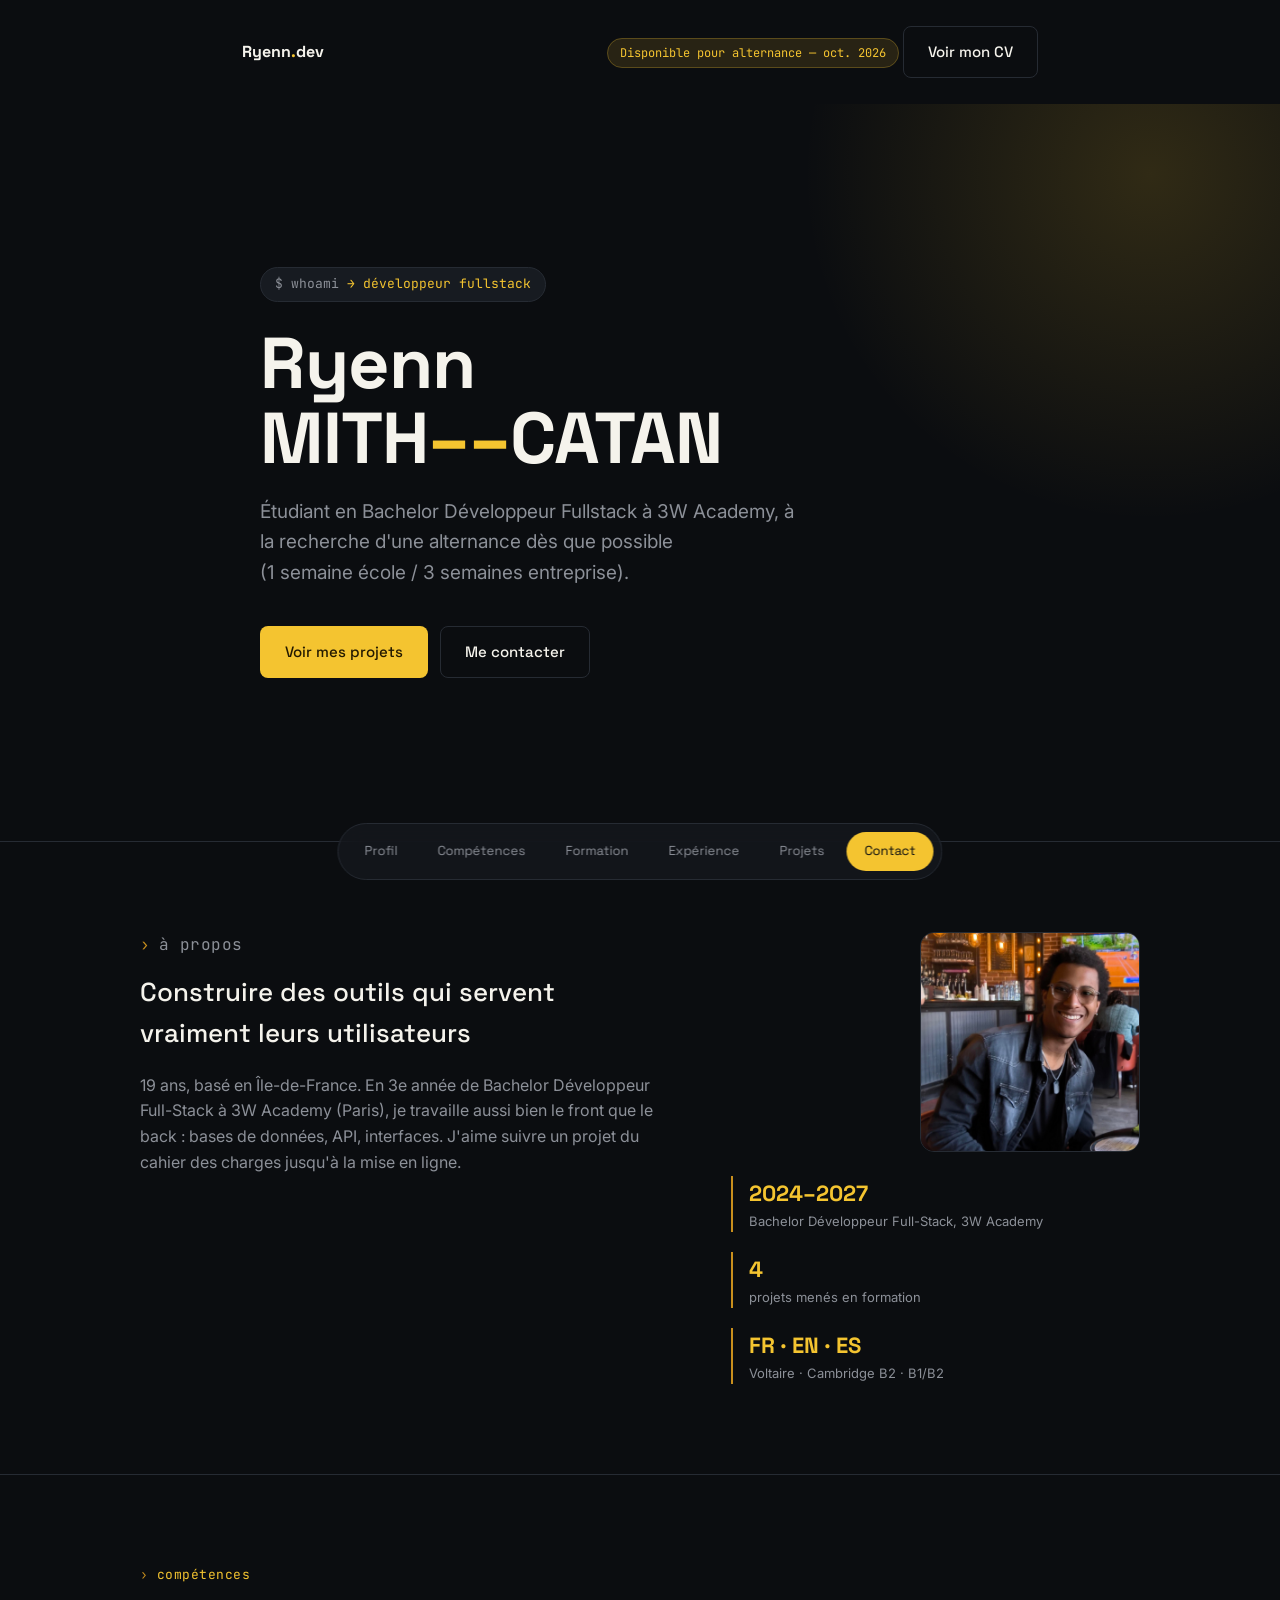
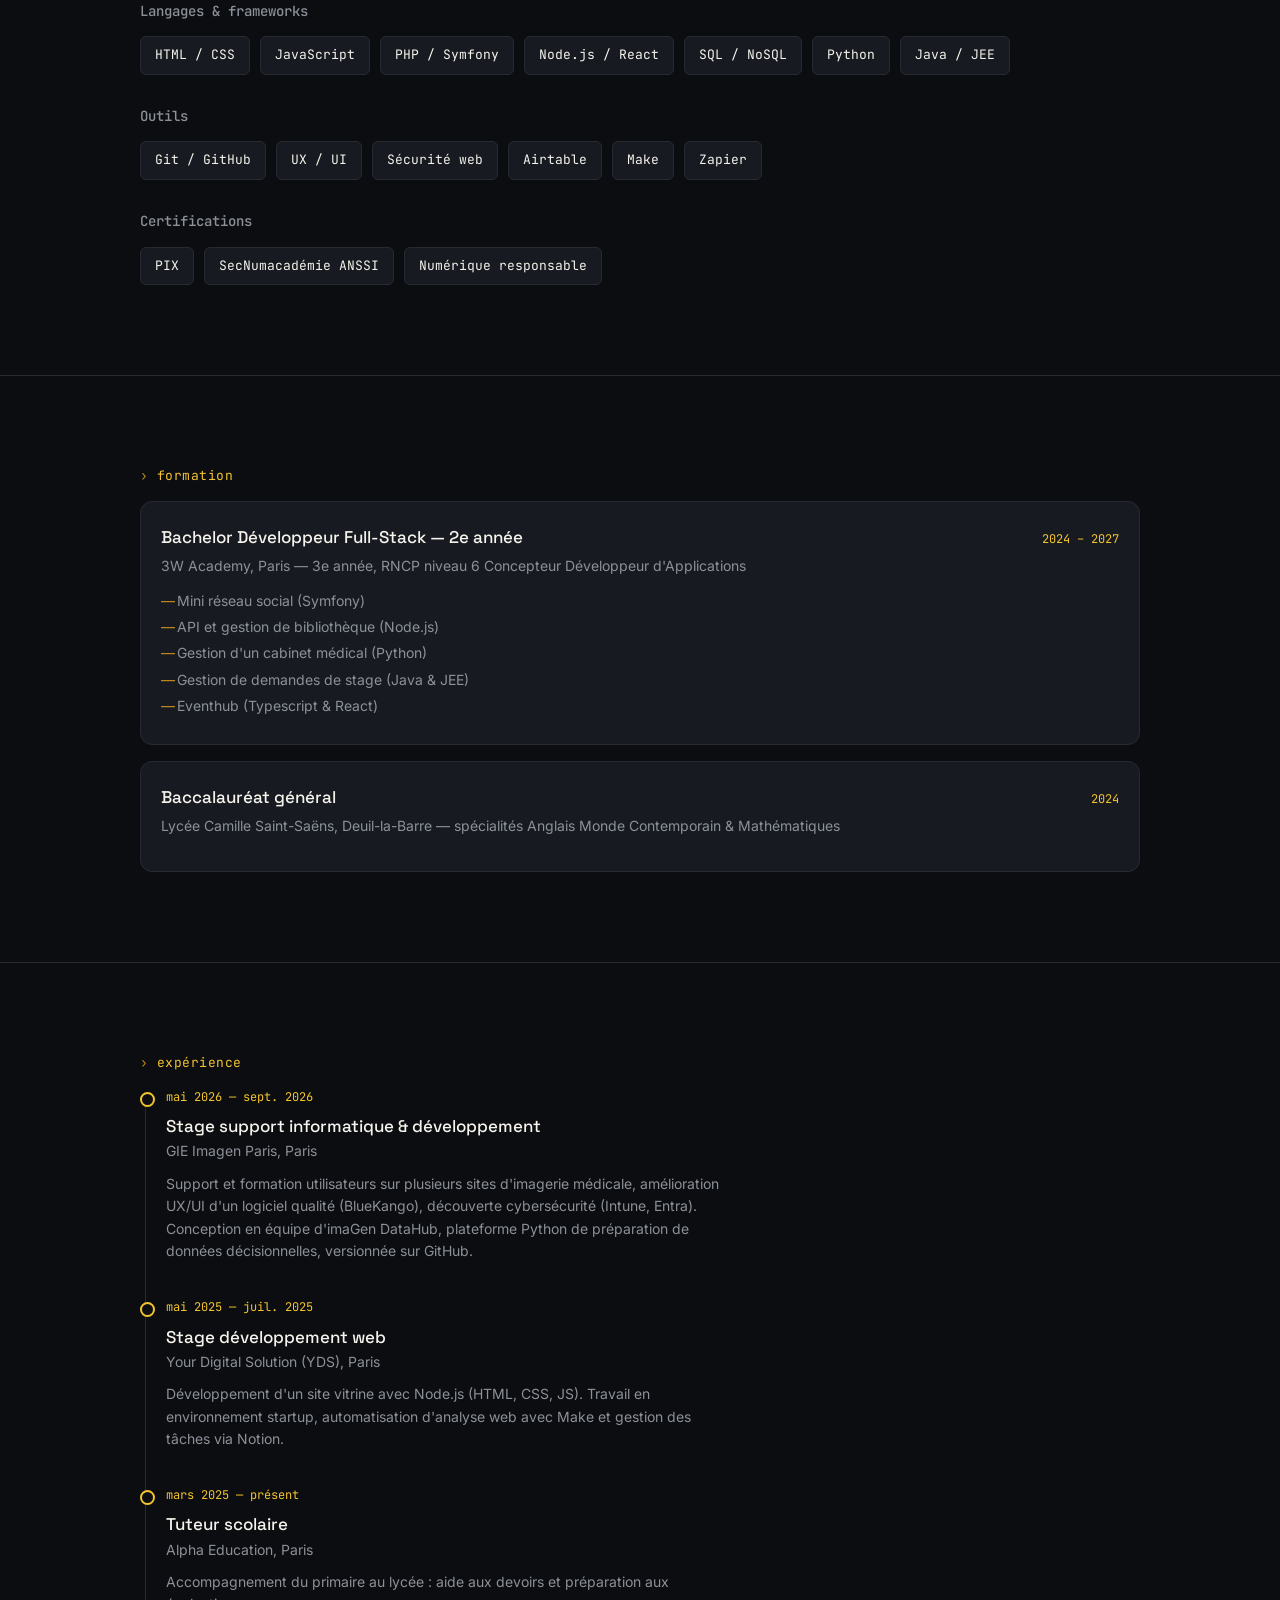
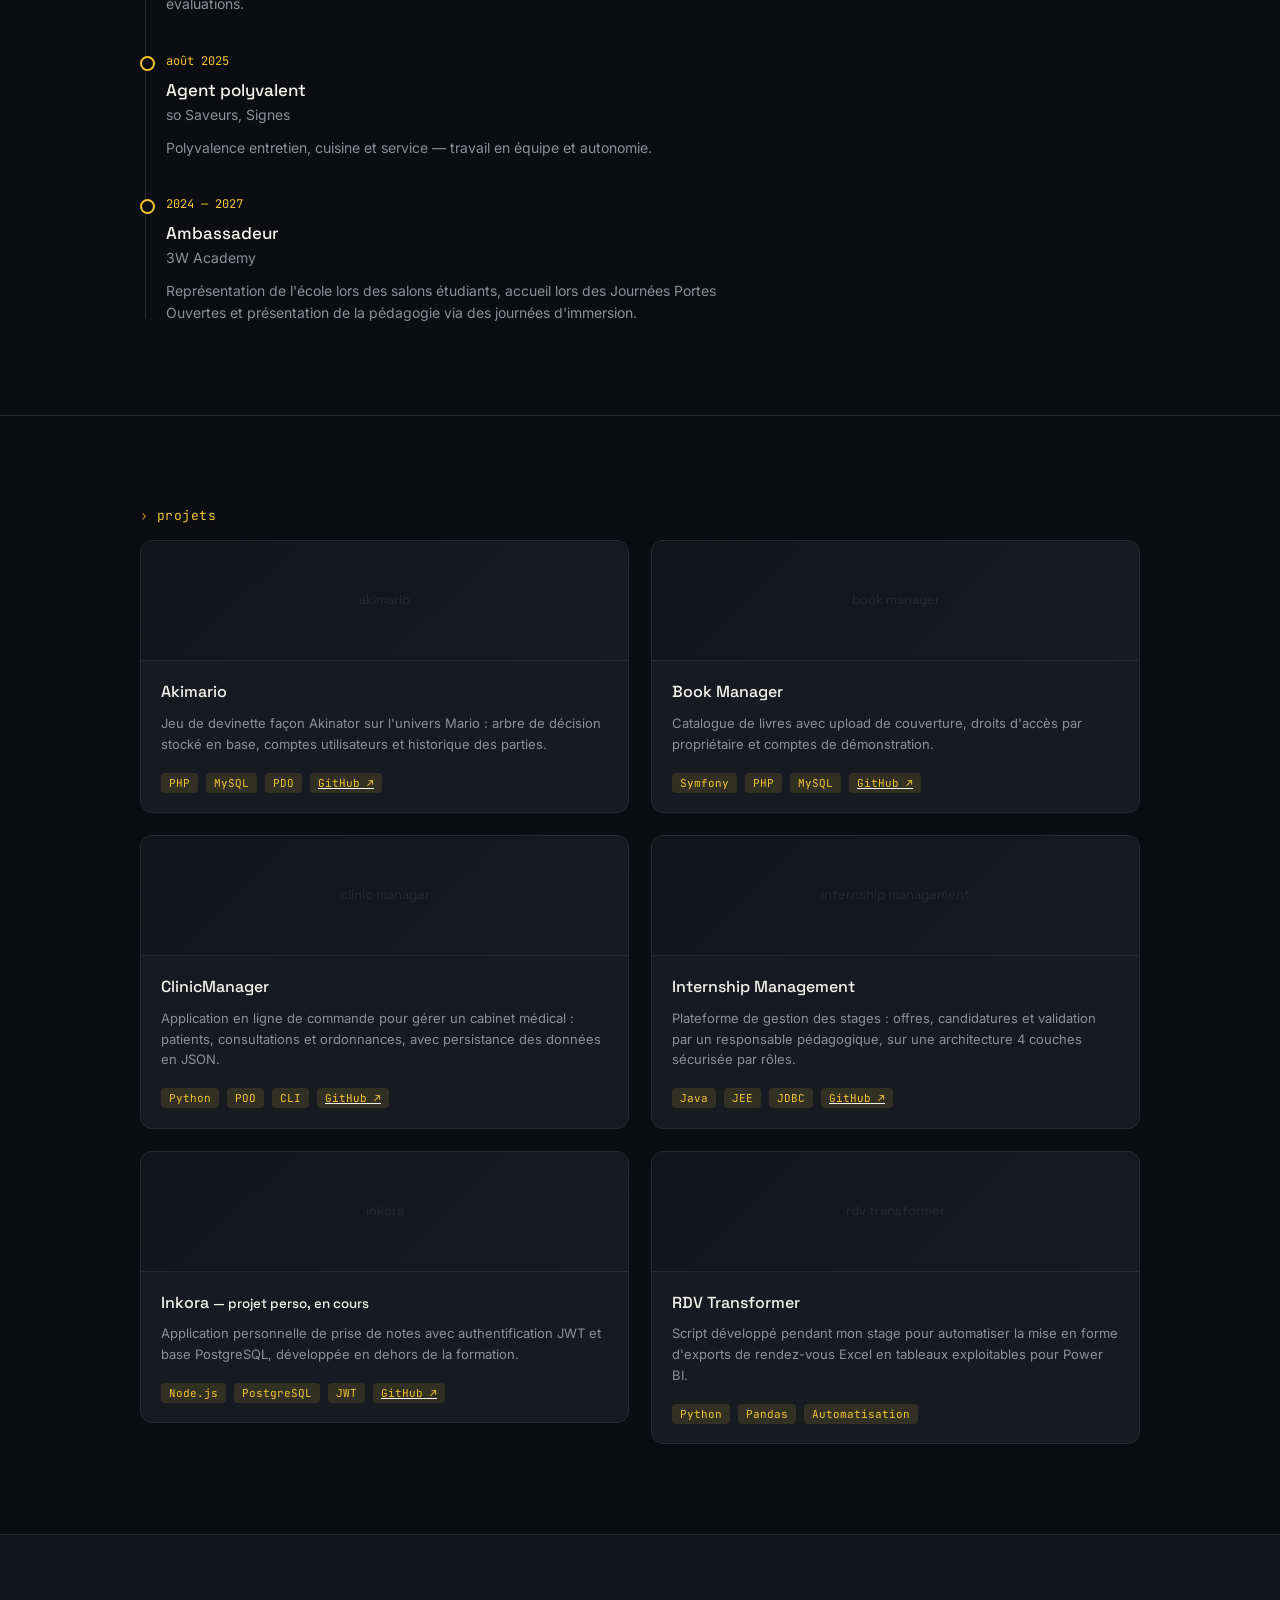
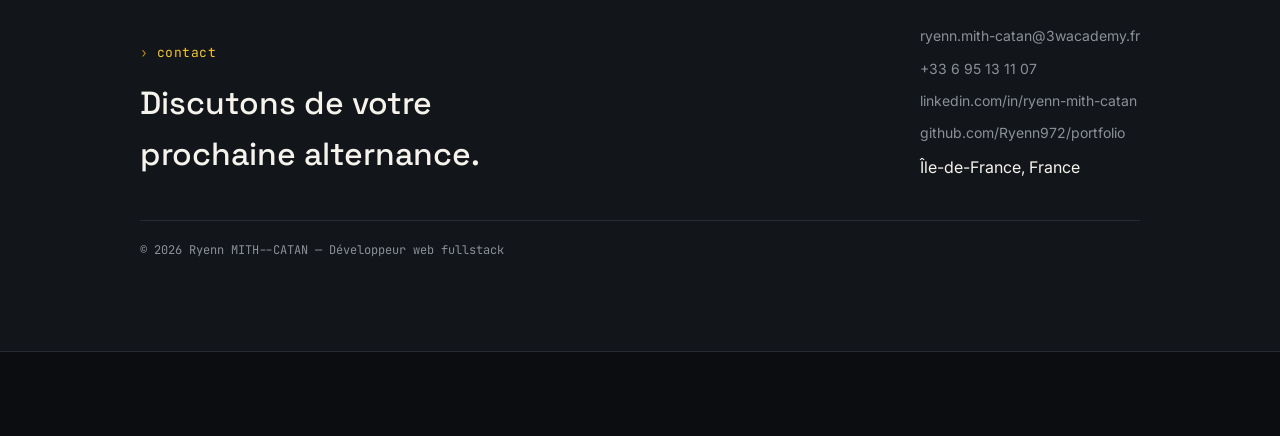
<file: index.html>
<!DOCTYPE html>
<html lang="fr">

<head>
  <meta charset="UTF-8">
  <meta name="viewport" content="width=device-width, initial-scale=1.0">
  <title>Ryenn MITH--CATAN — Développeur web fullstack</title>
  <meta name="description"
    content="Portfolio de Ryenn Mith--Catan, étudiant en Bachelor Développeur Fullstack à 3W Academy, à la recherche d'une alternance à partir d'octobre 2026.">
  <!-- <link rel="canonical" href="https://ryenn-mith-catan.dev/"> -->
  <meta property="og:type" content="website">
  <meta property="og:title" content="Ryenn Mith--Catan — Développeur web fullstack">
  <meta property="og:description"
    content="Étudiant en Bachelor Développeur Fullstack, à la recherche d'une alternance à partir d'octobre 2026.">
  <link rel="preconnect" href="https://fonts.googleapis.com">
  <link
    href="https://fonts.googleapis.com/css2?family=Space+Grotesk:wght@400;500;700&family=Inter:wght@400;500&family=JetBrains+Mono:wght@400;500&display=swap"
    rel="stylesheet">
  <link rel="stylesheet" href="assets/css/style.css">
  <link rel="icon" type="image/png" href="assets/img/icon.png">
</head>

<body>

  <a class="skip-link" href="#main">Aller au contenu</a>

  <header class="topbar">
    <a href="#top" class="logo">Ryenn<span class="dot">.</span>dev</a>
    <div class="topbar-right">
      <span class="badge">Disponible pour alternance — oct. 2026</span>
      <a href="cv.html" class="btn btn-ghost btn-small">Voir mon CV</a>
    </div>
  </header>

  <main id="main">

    <section id="top" class="hero" aria-labelledby="hero-heading">
      <div class="hero-content">
        <p class="mono tag">$ whoami <span>&rarr; développeur fullstack</span></p>
        <h1 id="hero-heading">Ryenn<br>MITH<span class="accent">&ndash;&ndash;</span>CATAN</h1>
        <p class="subtitle">Étudiant en Bachelor Développeur Fullstack à 3W Academy, à la recherche d'une alternance dès
          que possible <br>(1 semaine école / 3 semaines entreprise).</p>
        <div class="hero-actions">
          <a href="#projets" class="btn btn-solid">Voir mes projets</a>
          <a href="#contact" class="btn btn-ghost">Me contacter</a>
        </div>
      </div>
    </section>

    <section id="about" aria-labelledby="about-heading">
      <div class="section-inner about-grid">
        <div class="about-text">
          <p class="eyebrow">à propos</p>
          <h2 id="about-heading" class="about-heading">Construire des outils qui servent vraiment leurs utilisateurs
          </h2>
          <p>19 ans, basé en Île-de-France. En 3e année de Bachelor Développeur Full-Stack à 3W Academy (Paris), je travaille
            aussi bien le front que le back : bases de données, API, interfaces. J'aime suivre un projet du cahier des
            charges jusqu'à la mise en ligne.</p>
        </div>
        <aside class="about-side">
          <figure class="about-photo">
            <img src="assets/img/profile.jpg" alt="Photo de profil de Ryenn Mith-Catan" width="220" height="220"
              loading="lazy">
          </figure>
          <div class="stat-list">
            <div class="stat">
              <p class="num">2024&ndash;2027</p>
              <p class="label">Bachelor Développeur Full-Stack, 3W Academy</p>
            </div>
            <div class="stat">
              <p class="num">4</p>
              <p class="label">projets menés en formation</p>
            </div>
            <div class="stat">
              <p class="num">FR &middot; EN &middot; ES</p>
              <p class="label">Voltaire &middot; Cambridge B2 &middot; B1/B2</p>
            </div>
          </div>
        </aside>
      </div>
    </section>

    <section id="competences" aria-labelledby="competences-heading">
      <div class="section-inner">
        <p class="eyebrow">compétences</p>
        <h2 id="competences-heading" class="sr-only">Compétences</h2>

        <div class="skill-group">
          <h3>Langages &amp; frameworks</h3>
          <ul class="pill-row">
            <li class="pill">HTML / CSS</li>
            <li class="pill">JavaScript</li>
            <li class="pill">PHP / Symfony</li>
            <li class="pill">Node.js / React</li>
            <li class="pill">SQL / NoSQL</li>
            <li class="pill">Python</li>
            <li class="pill">Java / JEE</li>
          </ul>
        </div>
        <div class="skill-group">
          <h3>Outils</h3>
          <ul class="pill-row">
            <li class="pill">Git / GitHub</li>
            <li class="pill">UX / UI</li>
            <li class="pill">Sécurité web</li>
            <li class="pill">Airtable</li>
            <li class="pill">Make</li>
            <li class="pill">Zapier</li>
          </ul>
        </div>
        <div class="skill-group">
          <h3>Certifications</h3>
          <ul class="pill-row">
            <li class="pill">PIX</li>
            <li class="pill">SecNumacadémie ANSSI</li>
            <li class="pill">Numérique responsable</li>
          </ul>
        </div>
      </div>
    </section>

    <section id="formation" aria-labelledby="formation-heading">
      <div class="section-inner">
        <p class="eyebrow">formation</p>
        <h2 id="formation-heading" class="sr-only">Formation</h2>

        <article class="formation-card">
          <div class="formation-top">
            <h3>Bachelor Développeur Full-Stack &mdash; 2e année</h3>
            <p class="date"><time datetime="2024">2024 &ndash; 2027</time></p>
          </div>
          <p class="school">3W Academy, Paris &mdash; 3e année, RNCP niveau 6 Concepteur Développeur
            d'Applications</p>
          <ul>
            <li>Mini réseau social (Symfony)</li>
            <li>API et gestion de bibliothèque (Node.js)</li>
            <li>Gestion d'un cabinet médical (Python)</li>
            <li>Gestion de demandes de stage (Java & JEE)</li>
            <li>Eventhub (Typescript & React)</li>
          </ul>
        </article>

        <article class="formation-card">
          <div class="formation-top">
            <h3>Baccalauréat général</h3>
            <p class="date"><time datetime="2024">2024</time></p>
          </div>
          <p class="school">Lycée Camille Saint-Saëns, Deuil-la-Barre &mdash; spécialités Anglais Monde Contemporain
            &amp; Mathématiques</p>
        </article>
      </div>
    </section>

    <section id="experience" aria-labelledby="experience-heading">
      <div class="section-inner">
        <p class="eyebrow">expérience</p>
        <h2 id="experience-heading" class="sr-only">Expérience professionnelle</h2>

        <ol class="timeline">
          <li class="t-item">
            <article>
              <time class="t-date" datetime="2026-05">mai 2026 &mdash; sept. 2026</time>
              <h3 class="t-role">Stage support informatique &amp; développement</h3>
              <p class="t-org">GIE Imagen Paris, Paris</p>
              <p class="t-desc">Support et formation utilisateurs sur plusieurs sites d'imagerie médicale, amélioration
                UX/UI d'un logiciel qualité (BlueKango), découverte cybersécurité (Intune, Entra). Conception en équipe
                d'imaGen DataHub, plateforme Python de préparation de données décisionnelles, versionnée sur GitHub.</p>
            </article>
          </li>
          <li class="t-item">
            <article>
              <time class="t-date" datetime="2025-05">mai 2025 &mdash; juil. 2025</time>
              <h3 class="t-role">Stage développement web</h3>
              <p class="t-org">Your Digital Solution (YDS), Paris</p>
              <p class="t-desc">Développement d'un site vitrine avec Node.js (HTML, CSS, JS). Travail en environnement
                startup, automatisation d'analyse web avec Make et gestion des tâches via Notion.</p>
            </article>
          </li>
          <li class="t-item">
            <article>
              <time class="t-date" datetime="2025-03">mars 2025 &mdash; présent</time>
              <h3 class="t-role">Tuteur scolaire</h3>
              <p class="t-org">Alpha Education, Paris</p>
              <p class="t-desc">Accompagnement du primaire au lycée : aide aux devoirs et préparation aux évaluations.
              </p>
            </article>
          </li>
          <li class="t-item">
            <article>
              <time class="t-date" datetime="2025-08">août 2025</time>
              <h3 class="t-role">Agent polyvalent</h3>
              <p class="t-org">so Saveurs, Signes</p>
              <p class="t-desc">Polyvalence entretien, cuisine et service &mdash; travail en équipe et autonomie.</p>
            </article>
          </li>
          <li class="t-item">
            <article>
              <time class="t-date" datetime="2024">2024 &mdash; 2027</time>
              <h3 class="t-role">Ambassadeur</h3>
              <p class="t-org">3W Academy</p>
              <p class="t-desc">Représentation de l'école lors des salons étudiants, accueil lors des Journées Portes
                Ouvertes et présentation de la pédagogie via des journées d'immersion.</p>
            </article>
          </li>
        </ol>
      </div>
    </section>

    <section id="projets" aria-labelledby="projets-heading">
      <div class="section-inner">
        <p class="eyebrow">projets</p>
        <h2 id="projets-heading" class="sr-only">Projets</h2>

        <ul class="project-grid">
                    <li>
            <article class="project-card">
              <div class="project-thumb">akimario</div>
              <div class="project-body">
                <h3>Akimario</h3>
                <p>Jeu de devinette façon Akinator sur l'univers Mario : arbre de décision stocké en base,
                  comptes utilisateurs et historique des parties.</p>
                <ul class="project-tags">
                  <li><span>PHP</span></li>
                  <li><span>MySQL</span></li>
                  <li><span>PDO</span></li>
                  <li><a href="https://github.com/Ryenn972/Akimario" target="_blank" rel="noopener"><span>GitHub
                        &#8599;</span></a></li>
                </ul>
              </div>
            </article>
          </li>
          <li>
            <article class="project-card">
              <div class="project-thumb">book manager</div>
              <div class="project-body">
                <h3>Book Manager</h3>
                <p>Catalogue de livres avec upload de couverture, droits d'accès par propriétaire et
                  comptes de démonstration.</p>
                <ul class="project-tags">
                  <li><span>Symfony</span></li>
                  <li><span>PHP</span></li>
                  <li><span>MySQL</span></li>
                  <li><a href="https://github.com/Ryenn972/book-manager" target="_blank" rel="noopener"><span>GitHub
                        &#8599;</span></a></li>
                </ul>
              </div>
            </article>
          </li>
          <li>
            <article class="project-card">
              <div class="project-thumb">clinic manager</div>
              <div class="project-body">
                <h3>ClinicManager</h3>
                <p>Application en ligne de commande pour gérer un cabinet médical : patients, consultations
                  et ordonnances, avec persistance des données en JSON.</p>
                <ul class="project-tags">
                  <li><span>Python</span></li>
                  <li><span>POO</span></li>
                  <li><span>CLI</span></li>
                  <li><a href="https://github.com/Ryenn972/ClinicManager" target="_blank"
                      rel="noopener"><span>GitHub &#8599;</span></a></li>
                </ul>
              </div>
            </article>
          </li>
          <li>
            <article class="project-card">
              <div class="project-thumb">internship management</div>
              <div class="project-body">
                <h3>Internship Management</h3>
                <p>Plateforme de gestion des stages : offres, candidatures et validation par un responsable
                  pédagogique, sur une architecture 4 couches sécurisée par rôles.</p>
                <ul class="project-tags">
                  <li><span>Java</span></li>
                  <li><span>JEE</span></li>
                  <li><span>JDBC</span></li>
                  <li><a href="https://github.com/Ryenn972/internship-management" target="_blank"
                      rel="noopener"><span>GitHub &#8599;</span></a></li>
                </ul>
              </div>
            </article>
          </li>
          <li>
            <article class="project-card">
              <div class="project-thumb">inkora</div>
              <div class="project-body">
                <h3>Inkora <small>— projet perso, en cours</small></h3>
                <p>Application personnelle de prise de notes avec authentification JWT et base PostgreSQL,
                  développée en dehors de la formation.</p>
                <ul class="project-tags">
                  <li><span>Node.js</span></li>
                  <li><span>PostgreSQL</span></li>
                  <li><span>JWT</span></li>
                  <li><a href="https://github.com/Ryenn972/Inkora" target="_blank" rel="noopener"><span>GitHub
                        &#8599;</span></a></li>
                </ul>
              </div>
            </article>
          </li>
          <li>
            <article class="project-card">
              <div class="project-thumb">rdv transformer</div>
              <div class="project-body">
                <h3>RDV Transformer</h3>
                <p>Script développé pendant mon stage pour automatiser la mise en forme d'exports de
                  rendez-vous Excel en tableaux exploitables pour Power BI.</p>
                <ul class="project-tags">
                  <li><span>Python</span></li>
                  <li><span>Pandas</span></li>
                  <li><span>Automatisation</span></li>
                </ul>
              </div>
            </article>
          </li>

        </ul>
      </div>
    </section>

  </main>

  <footer id="contact" class="site-footer" aria-labelledby="contact-heading">
    <div class="section-inner">
      <div>
        <p class="eyebrow">contact</p>
        <h2 id="contact-heading">Discutons de votre<br>prochaine alternance.</h2>
      </div>
      <address class="contact-links">
        <a href="mailto:ryenn.mith-catan@3wacademy.fr">ryenn.mith-catan@3wacademy.fr</a>
        <a href="tel:+33695131107">+33 6 95 13 11 07</a>
        <a href="https://linkedin.com/in/ryenn-mith-catan" target="_blank"
          rel="noopener">linkedin.com/in/ryenn-mith-catan</a>
        <a href="https://github.com/Ryenn972/portfolio" target="_blank" rel="noopener">github.com/Ryenn972/portfolio</a>
        <span>Île-de-France, France</span>
      </address>
    </div>
    <p class="footer-bottom">&copy; 2026 Ryenn MITH--CATAN &mdash; Développeur web fullstack</p>
  </footer>

  <nav class="dock" aria-label="Navigation principale">
    <a href="#about" data-section="about">Profil</a>
    <a href="#competences" data-section="competences">Compétences</a>
    <a href="#formation" data-section="formation">Formation</a>
    <a href="#experience" data-section="experience">Expérience</a>
    <a href="#projets" data-section="projets">Projets</a>
    <a href="#contact" data-section="contact">Contact</a>
  </nav>

  <script src="assets/js/script.js"></script>

</body>

</html>
</file>
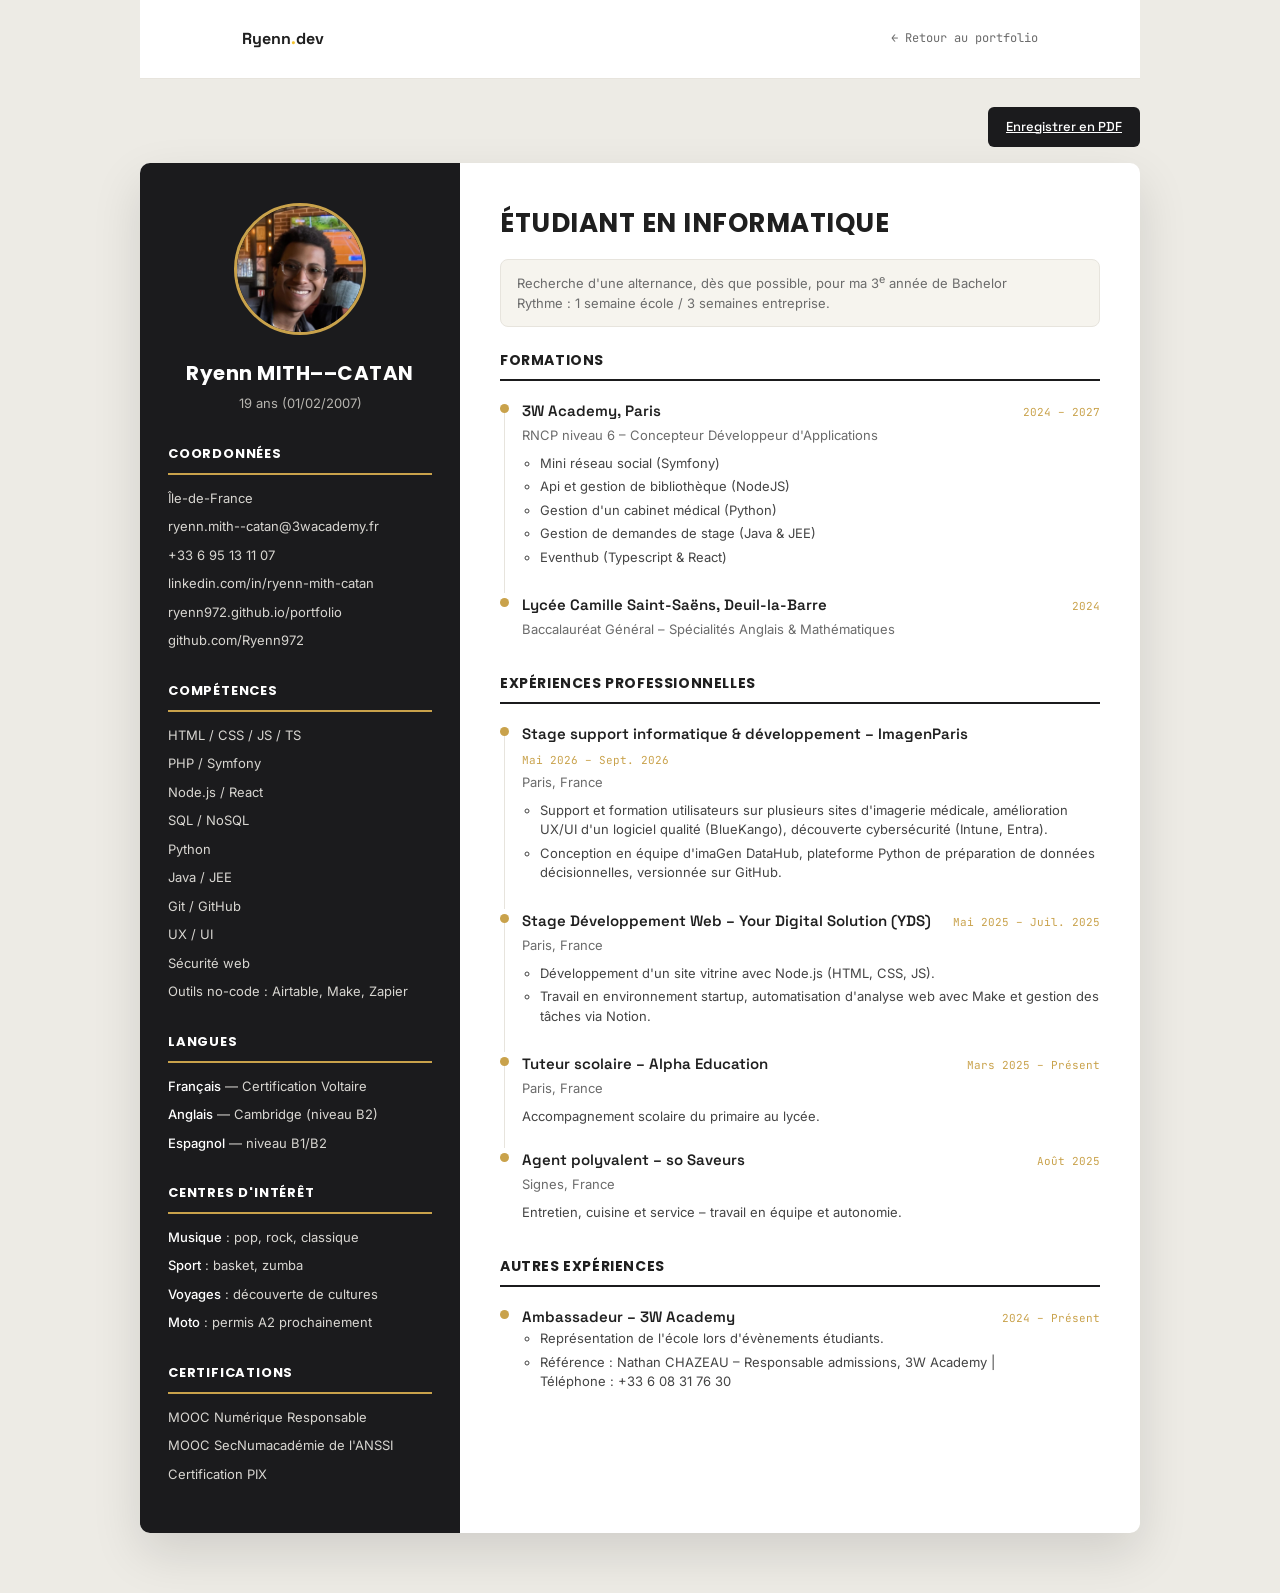
<file: cv.html>
<!DOCTYPE html>
<html lang="fr">

<head>
  <meta charset="UTF-8">
  <meta name="viewport" content="width=device-width, initial-scale=1.0">
  <title>CV — Ryenn Mith--Catan</title>
  <meta name="description"
    content="CV de Ryenn Mith--Catan, étudiant en Bachelor Développeur Fullstack à 3W Academy, à la recherche d'une alternance à partir d'octobre 2026.">
  <meta name="robots" content="noindex">
  <link rel="preconnect" href="https://fonts.googleapis.com">
  <link
    href="https://fonts.googleapis.com/css2?family=Space+Grotesk:wght@400;500;700&family=Poppins:wght@600;700&family=Inter:wght@400;500&family=JetBrains+Mono:wght@400;500&display=swap"
    rel="stylesheet">
  <link rel="stylesheet" href="assets/css/style.css">
  <link rel="stylesheet" href="assets/css/cv.css">
  <link rel="icon" type="image/png" href="assets/img/icon.png">
</head>

<body class="cv-body">

  <header class="topbar">
    <a href="index.html" class="logo">Ryenn<span class="dot">.</span>dev</a>
    <a href="index.html" class="back-link">&larr; Retour au portfolio</a>
  </header>

  <main class="cv-wrap">

    <div class="cv-actions">
      <a href="assets/cv/CV alternance Ryenn MITH--CATAN.pdf" class="cv-print-btn" download>Enregistrer en PDF</a>
    </div>

    <article class="cv-page">

      <aside class="cv-sidebar">
        <div class="cv-identity">
          <figure class="cv-photo">
            <img src="assets/img/cv_profile.jpg" alt="Photo de profil de Ryenn MITH--CATAN" width="132" height="132">
          </figure>
          <h1>Ryenn MITH&ndash;&ndash;CATAN</h1>
          <p>19 ans (01/02/2007)</p>
        </div>

        <div class="cv-side-block">
          <p class="cv-side-title">Coordonnées</p>
          <ul>
            <li>Île-de-France</li>
            <li><a href="mailto:ryenn.mith--catan@3wacademy.fr">ryenn.mith--catan@3wacademy.fr</a></li>
            <li><a href="tel:+33695131107">+33 6 95 13 11 07</a></li>
            <li><a href="https://linkedin.com/in/ryenn-mith-catan" target="_blank"
                rel="noopener">linkedin.com/in/ryenn-mith-catan</a></li>
            <li><a href="https://ryenn972.github.io/portfolio/" target="_blank"
                rel="noopener">ryenn972.github.io/portfolio</a></li>
            <li><a href="https://github.com/Ryenn972" target="_blank" rel="noopener">github.com/Ryenn972</a></li>
          </ul>
        </div>

        <div class="cv-side-block">
          <p class="cv-side-title">Compétences</p>
          <ul>
            <li>HTML / CSS / JS / TS</li>
            <li>PHP / Symfony</li>
            <li>Node.js / React</li>
            <li>SQL / NoSQL</li>
            <li>Python</li>
            <li>Java / JEE</li>
            <li>Git / GitHub</li>
            <li>UX / UI</li>
            <li>Sécurité web</li>
            <li>Outils no-code : Airtable, Make, Zapier</li>
          </ul>
        </div>

        <div class="cv-side-block">
          <p class="cv-side-title">Langues</p>
          <ul>
            <li><strong>Français</strong> — Certification Voltaire</li>
            <li><strong>Anglais</strong> — Cambridge (niveau B2)</li>
            <li><strong>Espagnol</strong> — niveau B1/B2</li>
          </ul>
        </div>

        <div class="cv-side-block">
          <p class="cv-side-title">Centres d'intérêt</p>
          <ul>
            <li><strong>Musique</strong> : pop, rock, classique</li>
            <li><strong>Sport</strong> : basket, zumba</li>
            <li><strong>Voyages</strong> : découverte de cultures</li>
            <li><strong>Moto</strong> : permis A2 prochainement</li>
          </ul>
        </div>

        <div class="cv-side-block">
          <p class="cv-side-title">Certifications</p>
          <ul>
            <li>MOOC Numérique Responsable</li>
            <li>MOOC SecNumacadémie de l'ANSSI</li>
            <li>Certification PIX</li>
          </ul>
        </div>
      </aside>

      <div class="cv-main">

        <div class="cv-heading">
          <h2>Étudiant en informatique</h2>
          <p class="search-note">Recherche d'une alternance, dès que possible, pour ma 3<sup>e</sup> année de Bachelor<br> Rythme : 1 semaine école / 3 semaines entreprise.</p>
        </div>

        <section class="cv-section" aria-labelledby="cv-formations">
          <h2 id="cv-formations" class="cv-section-title">Formations</h2>
          <ol class="cv-timeline">
            <li class="cv-entry">
              <div class="cv-entry-top">
                <h3>3W Academy, Paris</h3>
                <time class="cv-entry-date" datetime="2024">2024 &ndash; 2027</time>
              </div>
              <p class="cv-entry-org">RNCP niveau 6 &ndash; Concepteur Développeur d'Applications</p>
              <ul>
                <li>Mini réseau social (Symfony)</li>
                <li>Api et gestion de bibliothèque (NodeJS)</li>
                <li>Gestion d'un cabinet médical (Python)</li>
                <li>Gestion de demandes de stage (Java &amp; JEE)</li>
                <li>Eventhub (Typescript & React)</li>
              </ul>
            </li>
            <li class="cv-entry">
              <div class="cv-entry-top">
                <h3>Lycée Camille Saint-Saëns, Deuil-la-Barre</h3>
                <time class="cv-entry-date" datetime="2024">2024</time>
              </div>
              <p class="cv-entry-org">Baccalauréat Général &ndash; Spécialités Anglais &amp; Mathématiques</p>
            </li>
          </ol>
        </section>

        <section class="cv-section" aria-labelledby="cv-experiences">
          <h2 id="cv-experiences" class="cv-section-title">Expériences professionnelles</h2>
          <ol class="cv-timeline">
            <li class="cv-entry">
              <div class="cv-entry-top">
                <h3>Stage support informatique &amp; développement &ndash; ImagenParis</h3>
                <time class="cv-entry-date" datetime="2026-05">Mai 2026 &ndash; Sept. 2026</time>
              </div>
              <p class="cv-entry-org">Paris, France</p>
              <ul>
                <li>Support et formation utilisateurs sur plusieurs sites d'imagerie médicale, amélioration UX/UI
                  d'un logiciel qualité (BlueKango), découverte cybersécurité (Intune, Entra).</li>
                <li>Conception en équipe d'imaGen DataHub, plateforme Python de préparation de données
                  décisionnelles, versionnée sur GitHub.</li>
              </ul>
            </li>
            <li class="cv-entry">
              <div class="cv-entry-top">
                <h3>Stage Développement Web &ndash; Your Digital Solution (YDS)</h3>
                <time class="cv-entry-date" datetime="2025-05">Mai 2025 &ndash; Juil. 2025</time>
              </div>
              <p class="cv-entry-org">Paris, France</p>
              <ul>
                <li>Développement d'un site vitrine avec Node.js (HTML, CSS, JS).</li>
                <li>Travail en environnement startup, automatisation d'analyse web avec Make et gestion des tâches
                  via Notion.</li>
              </ul>
            </li>
            <li class="cv-entry">
              <div class="cv-entry-top">
                <h3>Tuteur scolaire &ndash; Alpha Education</h3>
                <time class="cv-entry-date" datetime="2025-03">Mars 2025 &ndash; Présent</time>
              </div>
              <p class="cv-entry-org">Paris, France</p>
              <p class="cv-entry-desc">Accompagnement scolaire du primaire au lycée.</p>
            </li>
            <li class="cv-entry">
              <div class="cv-entry-top">
                <h3>Agent polyvalent &ndash; so Saveurs</h3>
                <time class="cv-entry-date" datetime="2025-08">Août 2025</time>
              </div>
              <p class="cv-entry-org">Signes, France</p>
              <p class="cv-entry-desc">Entretien, cuisine et service &ndash; travail en équipe et autonomie.</p>
            </li>
          </ol>
        </section>

        <section class="cv-section" aria-labelledby="cv-autres">
          <h2 id="cv-autres" class="cv-section-title">Autres expériences</h2>
          <ol class="cv-timeline">
            <li class="cv-entry">
              <div class="cv-entry-top">
                <h3>Ambassadeur &ndash; 3W Academy</h3>
                <time class="cv-entry-date" datetime="2025-03">2024 &ndash; Présent</time>
              </div>
              <ul>
                <li>Représentation de l'école lors d'évènements étudiants.</li>
                <li>Référence : Nathan CHAZEAU &ndash; Responsable admissions, 3W Academy |<br> Téléphone : +33 6 08 31 76 30</li>
              </ul>
            </li>
          </ol>
        </section>

      </div>
    </article>
  </main>

</body>

</html>
</file>
<file: assets/css/style.css>
/* ==========================================================================
   1. Variables
   ========================================================================== */
:root{
  --bg: #0B0D10;
  --bg-soft: #12151A;
  --surface: #171B21;
  --border: #262B33;
  --text: #F5F3EC;
  --text-dim: #8C9098;
  --solar: #F4C430;
  --solar-deep: #C98F1D;
  --solar-dim: rgba(244,196,48,0.12);
}

/* ==========================================================================
   2. Reset & base (mobile first)
   ========================================================================== */
*{ box-sizing: border-box; margin: 0; padding: 0; }

html{ scroll-behavior: smooth; }

body{
  background: var(--bg);
  color: var(--text);
  font-family: 'Inter', sans-serif;
  line-height: 1.6;
  padding-bottom: 84px; /* clears the fixed bottom nav */
}

a{ color: inherit; }

img{ max-width: 100%; display: block; }

h1, h2, h3{ font-family: 'Space Grotesk', sans-serif; font-weight: 500; }

/* ==========================================================================
   3. Utility classes
   ========================================================================== */
.mono{ font-family: 'JetBrains Mono', monospace; }

.eyebrow{
  font-family: 'JetBrains Mono', monospace;
  font-size: 13px;
  color: var(--solar);
  letter-spacing: 0.5px;
  margin-bottom: 14px;
  display: flex;
  align-items: center;
  gap: 8px;
}
.eyebrow::before{ content: "\203A"; color: var(--solar-deep); }

.skip-link{
  position: absolute;
  left: -999px;
  top: 0;
  background: var(--solar);
  color: #241A00;
  padding: 10px 16px;
  border-radius: 6px;
  z-index: 100;
}
.skip-link:focus{ left: 16px; top: 16px; }

.sr-only{
  position: absolute;
  width: 1px;
  height: 1px;
  padding: 0;
  margin: -1px;
  overflow: hidden;
  clip: rect(0, 0, 0, 0);
  white-space: nowrap;
  border: 0;
}

/* ==========================================================================
   4. Buttons
   ========================================================================== */
.btn{
  font-family: 'Space Grotesk', sans-serif;
  font-weight: 500;
  font-size: 15px;
  padding: 13px 24px;
  border-radius: 8px;
  text-decoration: none;
  display: inline-block;
  border: 1px solid transparent;
  transition: transform 0.2s ease, background 0.2s ease, color 0.2s ease, border-color 0.2s ease;
}
.btn-solid{ background: var(--solar); color: #241A00; }
.btn-solid:hover{ transform: scale(1.05); background: #FFD24D; }
.btn-ghost{ border-color: var(--border); color: var(--text); }
.btn-ghost:hover{ transform: scale(1.05); border-color: var(--solar-deep); color: var(--solar); }
.btn:focus-visible{ outline: 2px solid var(--solar); outline-offset: 2px; }

/* ==========================================================================
   5. Section base layout
   ========================================================================== */
section, footer.site-footer{
  padding: 60px 6vw;
  border-bottom: 1px solid var(--border);
  scroll-margin-top: 20px;
}
.section-inner{ max-width: 1000px; margin: 0 auto; }

/* ==========================================================================
   6. Header / top bar
   ========================================================================== */
.topbar{
  display: flex;
  justify-content: space-between;
  align-items: center;
  gap: 12px;
  flex-wrap: wrap;
  padding: 22px 6vw;
  max-width: 1000px;
  margin: 0 auto;
}
.topbar .logo{
  font-family: 'Space Grotesk', sans-serif;
  font-weight: 700;
  font-size: 16px;
  text-decoration: none;
}
.topbar .logo .dot{ color: var(--solar); }
.topbar .badge{
  font-family: 'JetBrains Mono', monospace;
  font-size: 12px;
  color: var(--solar);
  background: var(--solar-dim);
  padding: 6px 12px;
  border-radius: 20px;
  border: 1px solid rgba(244,196,48,0.25);
}

/* ==========================================================================
   7. Hero
   ========================================================================== */
.hero{
  min-height: 78vh;
  display: flex;
  flex-direction: column;
  justify-content: center;
  position: relative;
  overflow: hidden;
  padding: 40px 6vw;
}
.hero::before{
  content: "";
  position: absolute;
  width: 700px;
  height: 700px;
  border-radius: 50%;
  background: radial-gradient(circle, rgba(244,196,48,0.16) 0%, rgba(244,196,48,0) 70%);
  top: -280px;
  right: -220px;
  pointer-events: none;
}
.hero-content{ position: relative; z-index: 2; max-width: 760px; margin: 0 auto; width: 100%; }
.hero .tag{
  font-size: 13px;
  color: var(--text-dim);
  background: var(--surface);
  border: 1px solid var(--border);
  display: inline-block;
  padding: 6px 14px;
  border-radius: 20px;
  margin-bottom: 24px;
}
.hero .tag span{ color: var(--solar); }
.hero h1{
  font-size: clamp(34px, 9vw, 72px);
  font-weight: 700;
  line-height: 1.05;
  letter-spacing: -1px;
}
.hero h1 .accent{ color: var(--solar); }
.hero .subtitle{
  font-size: 17px;
  color: var(--text-dim);
  margin-top: 20px;
  max-width: 540px;
}
.hero-actions{ display: flex; gap: 12px; margin-top: 32px; flex-wrap: wrap; }

/* ==========================================================================
   8. About
   ========================================================================== */
.about-text p{ color: var(--text-dim); font-size: 16px; max-width: 520px; }
.about-heading{ font-size: 26px; margin-bottom: 18px; }

.about-side{ margin-top: 40px; }
.about-photo{ margin-bottom: 24px; }
.about-photo img{
  width: 160px;
  height: 160px;
  object-fit: cover;
  border-radius: 14px;
  border: 1px solid var(--border);
}

.stat-list{ display: flex; flex-direction: column; gap: 20px; }
.stat{ border-left: 2px solid var(--solar-deep); padding-left: 16px; }
.stat .num{ font-family: 'Space Grotesk', sans-serif; font-size: 22px; font-weight: 700; color: var(--solar); }
.stat .label{ font-size: 13px; color: var(--text-dim); }

/* ==========================================================================
   9. Skills
   ========================================================================== */
.skill-group{ margin-bottom: 30px; }
.skill-group:last-child{ margin-bottom: 0; }
.skill-group h3{
  font-size: 14px;
  font-weight: 500;
  color: var(--text-dim);
  margin-bottom: 14px;
  font-family: 'JetBrains Mono', monospace;
}
.pill-row{ display: flex; flex-wrap: wrap; gap: 10px; list-style: none; }
.pill{
  font-family: 'JetBrains Mono', monospace;
  font-size: 13px;
  padding: 8px 14px;
  border-radius: 6px;
  background: var(--surface);
  border: 1px solid var(--border);
  color: var(--text);
  transition: border-color 0.2s ease, color 0.2s ease;
}
.pill:hover{ border-color: var(--solar); color: var(--solar); }

/* ==========================================================================
   10. Formation
   ========================================================================== */
.formation-card{
  background: var(--surface);
  border: 1px solid var(--border);
  border-radius: 12px;
  padding: 22px 20px;
  margin-bottom: 16px;
}
.formation-card:last-child{ margin-bottom: 0; }
.formation-top{ display: flex; justify-content: space-between; align-items: baseline; gap: 12px; flex-wrap: wrap; }
.formation-top h3{ font-size: 17px; }
.formation-top .date{ font-family: 'JetBrains Mono', monospace; font-size: 12px; color: var(--solar); }
.formation-card .school{ font-size: 14px; color: var(--text-dim); margin: 4px 0 12px; }
.formation-card ul{ list-style: none; }
.formation-card li{ font-size: 14px; color: var(--text-dim); padding-left: 16px; position: relative; margin-bottom: 4px; }
.formation-card li::before{ content: "\2014"; position: absolute; left: 0; color: var(--solar-deep); }

/* ==========================================================================
   11. Experience / timeline
   ========================================================================== */
.timeline{ position: relative; padding-left: 26px; list-style: none; }
.timeline::before{ content: ""; position: absolute; left: 5px; top: 6px; bottom: 6px; width: 1px; background: var(--border); }
.t-item{ position: relative; padding-bottom: 36px; }
.t-item:last-child{ padding-bottom: 0; }
.t-item::before{
  content: "";
  position: absolute;
  left: -26px;
  top: 4px;
  width: 11px;
  height: 11px;
  border-radius: 50%;
  background: var(--bg);
  border: 2px solid var(--solar);
}
.t-date{ font-family: 'JetBrains Mono', monospace; font-size: 12px; color: var(--solar); margin-bottom: 6px; display: block; }
.t-role{ font-size: 17px; font-weight: 500; font-family: 'Space Grotesk', sans-serif; }
.t-org{ font-size: 14px; color: var(--text-dim); margin-bottom: 10px; }
.t-desc{ font-size: 14px; color: var(--text-dim); max-width: 560px; }

/* ==========================================================================
   12. Projects
   ========================================================================== */
.project-grid{ display: grid; grid-template-columns: 1fr; gap: 20px; list-style: none; }
.project-card{
  background: var(--surface);
  border: 1px solid var(--border);
  border-radius: 12px;
  overflow: hidden;
  transition: transform 0.25s ease, border-color 0.25s ease;
}
.project-card:hover{ transform: scale(1.02); border-color: var(--solar-deep); }
.project-thumb{
  height: 120px;
  background: linear-gradient(135deg, var(--bg-soft), var(--surface));
  display: flex;
  align-items: center;
  justify-content: center;
  color: var(--border);
  font-family: 'Space Grotesk', sans-serif;
  font-size: 13px;
  border-bottom: 1px solid var(--border);
}
.project-body{ padding: 18px 20px; }
.project-body h3{ font-size: 16px; margin-bottom: 8px; }
.project-body p{ font-size: 13px; color: var(--text-dim); margin-bottom: 14px; }
.project-tags{ display: flex; gap: 8px; flex-wrap: wrap; list-style: none; }
.project-tags span{
  font-family: 'JetBrains Mono', monospace;
  font-size: 11px;
  color: var(--solar);
  background: var(--solar-dim);
  padding: 3px 8px;
  border-radius: 4px;
}

/* ==========================================================================
   13. Footer / contact
   ========================================================================== */
.site-footer{ background: var(--bg-soft); border-bottom: none; padding: 60px 6vw 32px; }
.site-footer .section-inner{ display: flex; flex-direction: column; gap: 28px; }
.site-footer h2{ font-size: 26px; }
.contact-links{ display: flex; flex-direction: column; gap: 10px; font-style: normal; }
.contact-links a{ color: var(--text-dim); text-decoration: none; font-size: 14px; transition: color 0.2s; }
.contact-links a:hover{ color: var(--solar); }
.footer-bottom{
  max-width: 1000px;
  margin: 40px auto 0;
  padding-top: 20px;
  border-top: 1px solid var(--border);
  font-size: 12px;
  color: var(--text-dim);
  font-family: 'JetBrains Mono', monospace;
}

/* ==========================================================================
   14. Sticky bottom navigation (dock)
   ========================================================================== */
.dock{
  position: fixed;
  bottom: 16px;
  left: 50%;
  transform: translateX(-50%);
  display: flex;
  gap: 4px;
  background: rgba(23,27,33,0.65);
  backdrop-filter: blur(14px);
  -webkit-backdrop-filter: blur(14px);
  border: 1px solid var(--border);
  border-radius: 40px;
  padding: 6px;
  z-index: 50;
  max-width: calc(100vw - 24px);
  overflow-x: auto;
}
.dock a{
  font-family: 'Space Grotesk', sans-serif;
  font-size: 12px;
  color: var(--text-dim);
  text-decoration: none;
  padding: 8px 12px;
  border-radius: 30px;
  transition: transform 0.2s ease, color 0.2s ease, background 0.2s ease;
  display: inline-block;
  white-space: nowrap;
}
.dock a:hover{ transform: scale(1.1); color: var(--bg); background: var(--solar); }
.dock a.active{ color: var(--bg); background: var(--solar); }
.dock a:focus-visible{ outline: 2px solid var(--solar); outline-offset: 2px; }

/* ==========================================================================
   15. Responsive — tablet and up (min-width: 720px)
   ========================================================================== */
@media (min-width: 720px){

  section, footer.site-footer{ padding: 90px 8vw; }
  .topbar{ padding: 26px 8vw; }
  .hero{ min-height: 82vh; padding: 0 8vw; }
  .hero .subtitle{ font-size: 19px; }
  .hero-actions{ margin-top: 38px; }

  .about-grid{ display: grid; grid-template-columns: 1.3fr 1fr; gap: 60px; align-items: start; }
  .about-side{ margin-top: 0; display: flex; flex-direction: column; align-items: flex-end; }
  .about-photo{ align-self: flex-end; }
  .about-photo img{ width: 200px; height: 200px; }
  .stat-list{ width: 100%; }

  .project-grid{ grid-template-columns: repeat(2, 1fr); gap: 22px; }

  .site-footer .section-inner{ flex-direction: row; justify-content: space-between; align-items: flex-end; }
  .site-footer h2{ font-size: 32px; }

  .dock{ bottom: 20px; padding: 8px; }
  .dock a{ padding: 9px 18px; font-size: 13px; }
}

/* ==========================================================================
   16. Responsive — desktop (min-width: 960px)
   ========================================================================== */
@media (min-width: 960px){
  .about-photo img{ width: 220px; height: 220px; }
}

/* ==========================================================================
   17. Accessibility — reduced motion
   ========================================================================== */
@media (prefers-reduced-motion: reduce){
  html{ scroll-behavior: auto; }
  *{ transition: none !important; }
}
</file>
<file: assets/css/cv.css>
/* ==========================================================================
   CV — mise en page classique (fidèle au PDF), fichier dédié
   Palette propre au CV : sombre + or, distincte du thème solaire du portfolio
   ========================================================================== */

/* --------------------------------------------------------------------------
   1. Variables locales au CV
   -------------------------------------------------------------------------- */
:root{
  --cv-dark: #1B1B1D;
  --cv-dark-soft: #242426;
  --cv-gold: #C9A24B;
  --cv-white: #FFFFFF;
  --cv-text: #1F1F1F;
  --cv-text-dim: #6B6B6B;
  --cv-border: #E7E4DD;
  --cv-sidebar-width: 320px;
}

/* --------------------------------------------------------------------------
   2. Reset & base
   -------------------------------------------------------------------------- */
.cv-page *{ box-sizing: border-box; }

body.cv-body{
  margin: 0;
  background: #EDEBE5;
  font-family: 'Inter', sans-serif;
  color: var(--cv-text); /* overrides style.css's light-on-dark body color */
  padding-bottom: 0; /* no fixed dock nav on this page */
}

/* Neutralise style.css's generic `section` rule (padding/border for the
   solar-themed sections) so it doesn't leak into the CV layout */
.cv-main section{
  padding: 0;
  border-bottom: none;
  scroll-margin-top: 0;
}

/* Top bar shared with portfolio, restyled for a light page */
.cv-body .topbar{
  background: var(--cv-white);
  border-bottom: 1px solid var(--cv-border);
}
.cv-body .topbar .logo{ color: var(--cv-text); }
.cv-body .topbar .badge{
  background: rgba(201,162,75,0.12);
  border-color: rgba(201,162,75,0.3);
  color: #8A6E2F;
}
.cv-body .back-link{
  font-family: 'JetBrains Mono', monospace;
  font-size: 12px;
  color: var(--cv-text-dim);
  text-decoration: none;
}
.cv-body .back-link:hover{ color: var(--cv-gold); }

/* --------------------------------------------------------------------------
   3. Page wrapper (approximates an A4 sheet)
   -------------------------------------------------------------------------- */
.cv-wrap{ padding: 28px 5vw 60px; }

.cv-page{
  max-width: 1000px;
  margin: 0 auto;
  background: var(--cv-white);
  border-radius: 10px;
  overflow: hidden;
  box-shadow: 0 20px 50px rgba(0,0,0,0.12);
  display: flex;
  flex-direction: column;
}

.cv-actions{
  max-width: 1000px;
  margin: 0 auto 16px;
  display: flex;
  justify-content: flex-end;
}
.cv-print-btn{
  font-family: 'Space Grotesk', sans-serif;
  font-size: 13px;
  font-weight: 500;
  color: var(--cv-white);
  background: var(--cv-dark);
  border: none;
  padding: 10px 18px;
  border-radius: 6px;
  cursor: pointer;
  transition: background 0.2s ease;
}
.cv-print-btn:hover{ background: var(--cv-gold); color: #201a08; }

/* --------------------------------------------------------------------------
   4. Sidebar (dark column)
   -------------------------------------------------------------------------- */
.cv-sidebar{
  background: var(--cv-dark);
  color: var(--cv-white);
  padding: 40px 28px;
}

.cv-photo{
  width: 132px;
  height: 132px;
  border-radius: 50%;
  overflow: hidden;
  margin: 0 auto 22px;
  border: 3px solid var(--cv-gold);
}
.cv-photo img{ width: 100%; height: 100%; object-fit: cover; display: block; }

.cv-identity{ text-align: center; margin-bottom: 30px; }
.cv-identity h1{
  font-family: 'Poppins', sans-serif;
  font-size: 20px;
  font-weight: 700;
  letter-spacing: 0.5px;
  margin-bottom: 4px;
}
.cv-identity p{ font-size: 13px; color: #B7B5B0; }

.cv-side-block{ margin-bottom: 30px; }
.cv-side-block:last-child{ margin-bottom: 0; }

.cv-side-title{
  font-family: 'Poppins', sans-serif;
  font-size: 13px;
  font-weight: 700;
  letter-spacing: 0.8px;
  text-transform: uppercase;
  padding-bottom: 8px;
  margin-bottom: 14px;
  border-bottom: 2px solid var(--cv-gold);
}

.cv-side-block ul{ list-style: none; padding: 0; margin: 0; }
.cv-side-block li{
  font-size: 13px;
  color: #D8D6D1;
  margin-bottom: 9px;
  line-height: 1.5;
  word-break: break-word;
}
.cv-side-block li a{ color: #D8D6D1; text-decoration: none; }
.cv-side-block li a:hover{ color: var(--cv-gold); }
.cv-side-block li strong{ color: var(--cv-white); font-weight: 500; }

/* --------------------------------------------------------------------------
   5. Main content (light column)
   -------------------------------------------------------------------------- */
.cv-main{ padding: 40px 40px 48px; }

.cv-heading{ text-align: left; margin-bottom: 22px; }
.cv-heading h2{
  font-family: 'Poppins', sans-serif;
  font-size: 26px;
  font-weight: 700;
  text-transform: uppercase;
  letter-spacing: 0.5px;
}
.cv-heading .role{ font-size: 16px; color: var(--cv-text-dim); margin-top: 2px; }
.cv-heading .search-note{
  margin-top: 14px;
  font-size: 13px;
  color: var(--cv-text-dim);
  background: #F6F4EE;
  border: 1px solid var(--cv-border);
  border-radius: 8px;
  padding: 12px 16px;
  line-height: 1.55;
}

.cv-section{ margin-bottom: 32px; }
.cv-section:last-child{ margin-bottom: 0; }

.cv-section-title{
  font-family: 'Poppins', sans-serif;
  font-size: 14px;
  font-weight: 700;
  text-transform: uppercase;
  letter-spacing: 0.6px;
  padding-bottom: 8px;
  margin-bottom: 18px;
  border-bottom: 2px solid var(--cv-dark);
}

/* Timeline items reused for formation / experience */
.cv-timeline{ list-style: none; padding: 0; margin: 0; position: relative; }
.cv-entry{
  position: relative;
  padding-left: 22px;
  padding-bottom: 22px;
}
.cv-entry:last-child{ padding-bottom: 0; }
.cv-entry::before{
  content: "";
  position: absolute;
  left: 0;
  top: 5px;
  width: 9px;
  height: 9px;
  border-radius: 50%;
  background: var(--cv-gold);
}
.cv-entry::after{
  content: "";
  position: absolute;
  left: 4px;
  top: 14px;
  bottom: 0;
  width: 1px;
  background: var(--cv-border);
}
.cv-entry:last-child::after{ display: none; }

.cv-entry-top{
  display: flex;
  justify-content: space-between;
  align-items: baseline;
  flex-wrap: wrap;
  gap: 6px 16px;
}
.cv-entry-top h3{ font-size: 15px; font-weight: 600; }
.cv-entry-date{
  font-family: 'JetBrains Mono', monospace;
  font-size: 11px;
  color: var(--cv-gold);
  white-space: nowrap;
}
.cv-entry-org{ font-size: 13px; color: var(--cv-text-dim); margin: 2px 0 8px; }
.cv-entry ul{ margin: 0; padding-left: 18px; }
.cv-entry li{ font-size: 13px; color: #444; margin-bottom: 4px; line-height: 1.5; }
.cv-entry p.cv-entry-desc{ font-size: 13px; color: #444; line-height: 1.5; }

/* --------------------------------------------------------------------------
   6. Responsive — stack sidebar above content on narrow screens
   -------------------------------------------------------------------------- */
@media (max-width: 760px){
  .cv-page{ flex-direction: column; }
  .cv-sidebar{ padding: 32px 24px; }
  .cv-main{ padding: 32px 24px 40px; }
  .cv-actions{ justify-content: center; }
}

/* --------------------------------------------------------------------------
   7. Desktop — true two-column layout
   -------------------------------------------------------------------------- */
@media (min-width: 761px){
  .cv-page{ flex-direction: row; }
  .cv-sidebar{ width: var(--cv-sidebar-width); flex-shrink: 0; }
  .cv-main{ flex: 1; }
}

/* --------------------------------------------------------------------------
   8. Print — one clean A4 page, no chrome/nav/shadow
   -------------------------------------------------------------------------- */
@media print{
  @page{ size: A4; margin: 0; }
  body.cv-body{ background: var(--cv-white); }
  .topbar, .cv-actions, .dock{ display: none !important; }
  .cv-wrap{ padding: 0; }
  .cv-page{
    box-shadow: none;
    border-radius: 0;
    max-width: none;
    flex-direction: row;
  }
  .cv-sidebar{ width: 220px; -webkit-print-color-adjust: exact; print-color-adjust: exact; }
}
</file>
